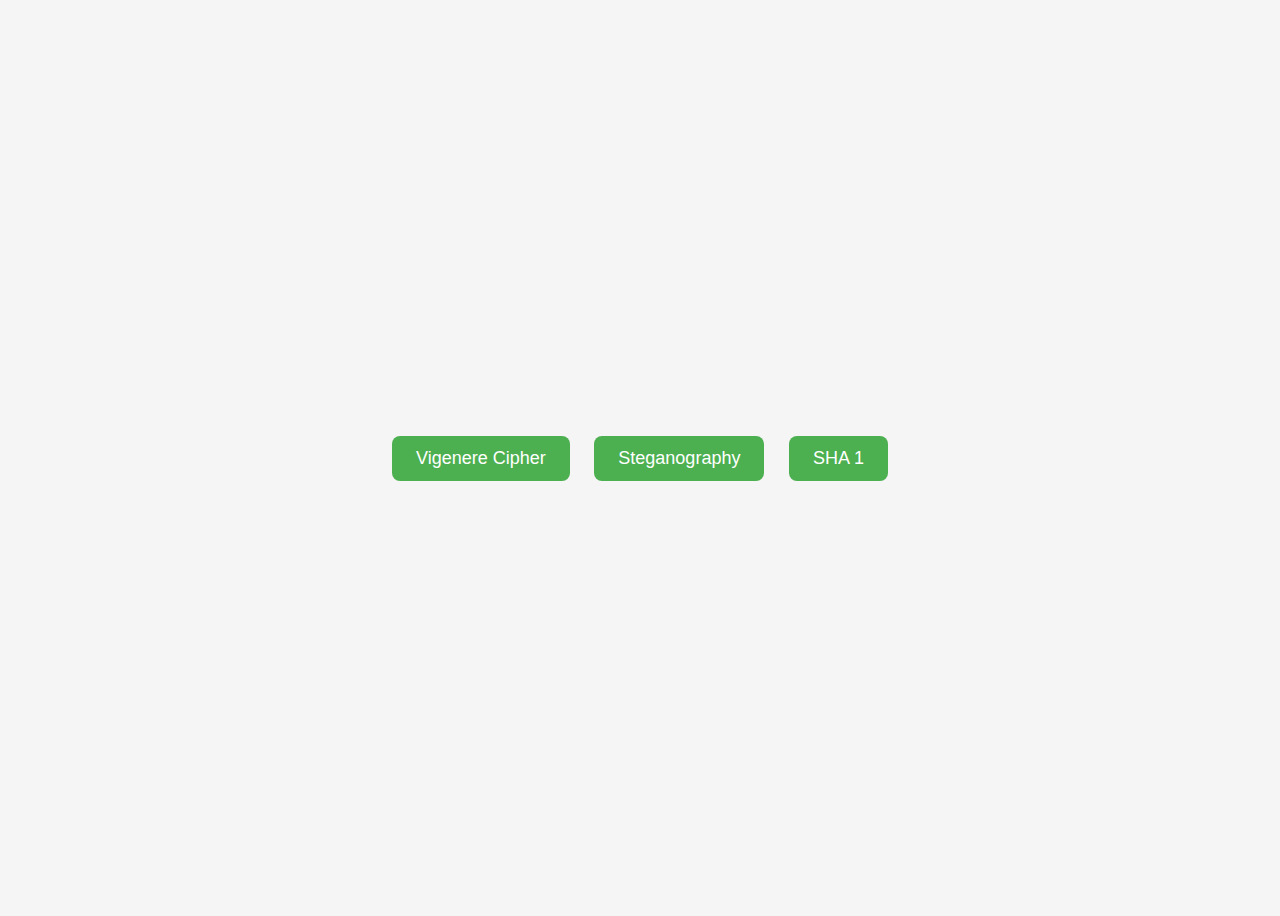
<file: index.html>
<!DOCTYPE html>
<html lang="en">
<head>
  <meta charset="UTF-8">
  <title>CNS Assignment</title>
  <style>
    body {
      font-family: Arial, sans-serif;
      display: flex;
      justify-content: center;
      align-items: center;
      height: 100vh;
      background: #f5f5f5;
    }
    .container {
      text-align: center;
    }
    button {
      margin: 10px;
      padding: 12px 24px;
      font-size: 18px;
      border: none;
      border-radius: 8px;
      cursor: pointer;
      background: #4CAF50;
      color: white;
      transition: background 0.3s;
    }
    button:hover {
      background: #45a049;
    }
  </style>
</head>
<body>
  <div class="container">
    <button onclick="openPage('vigenere-cipher/index.html')"> Vigenere Cipher </button>
    <button onclick="openPage('steganography/index.html')">Steganography</button>
    <button onclick="openPage('secure-hash-algo-SHA-1/index.html')">SHA 1</button>
  </div>

  <script>
    function openPage(path) {
      // Open in same tab
      window.location.href = path;

      // If you prefer opening in a new tab, use:
      // window.open(path, "_blank");
    }
  </script>
</body>
</html>
</file>
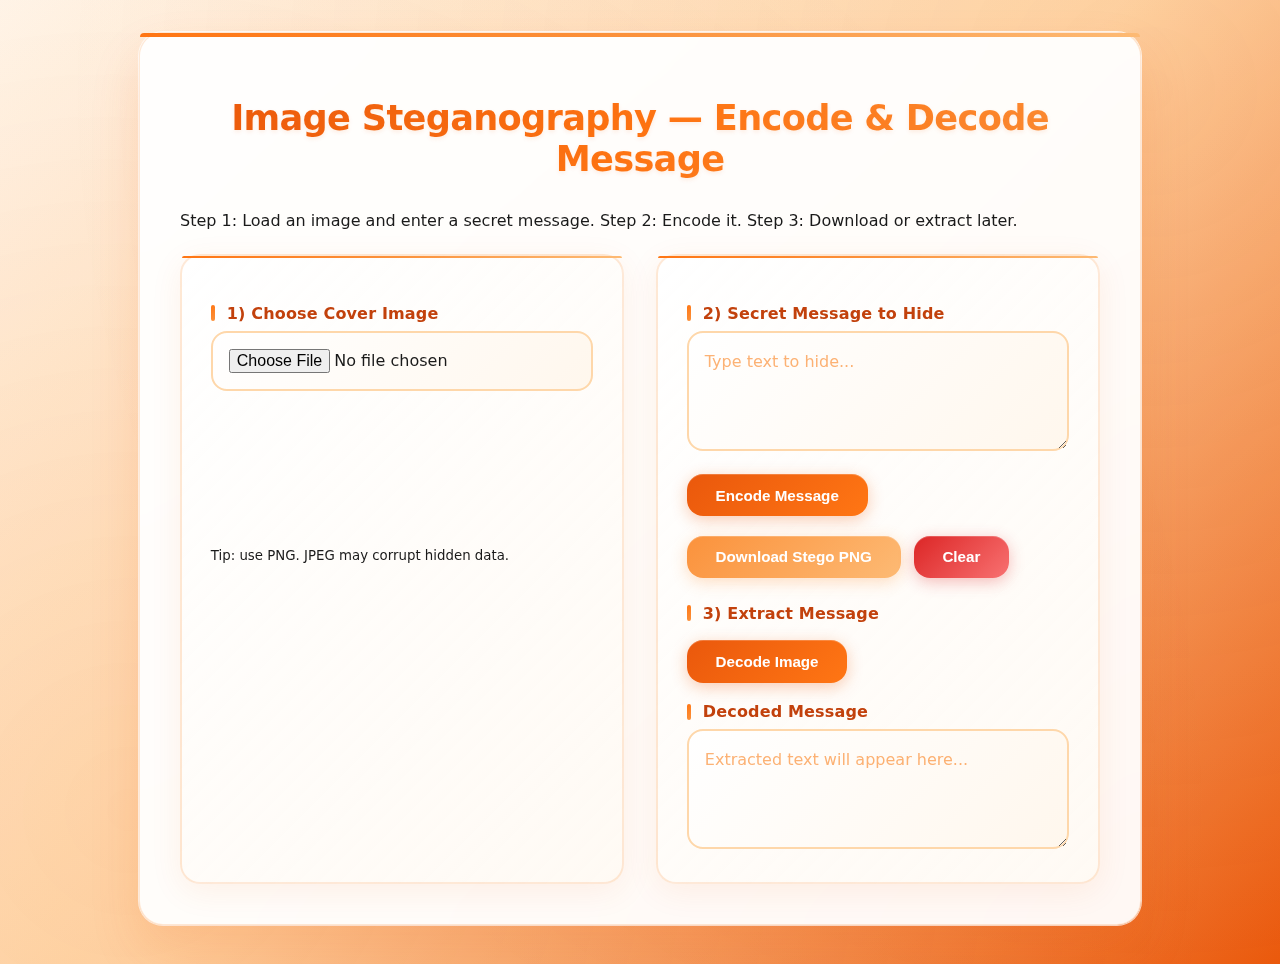
<file: steganography/index.html>
<!doctype html>
<html lang="en">
<head>
  <meta charset="utf-8" />
  <meta name="viewport" content="width=device-width,initial-scale=1" />
  <title>Image Steganography (LSB)</title>
  <link rel="stylesheet" href="style.css">
</head>
<body>
  <main>
    <h1>Image Steganography — Encode & Decode Message</h1>
    <p class="meta">Step 1: Load an image and enter a secret message. Step 2: Encode it. Step 3: Download or extract later.</p>

    <div class="row">
      <!-- Encode Section -->
      <div class="col">
        <label>1) Choose Cover Image</label>
        <input id="imgInput" type="file" accept="image/*">
        <canvas id="canvas"></canvas>
        <div id="capacity" class="meta"></div>
        <small class="note">Tip: use PNG. JPEG may corrupt hidden data.</small>
      </div>

      <!-- Message Section -->
      <div class="col">
        <label for="message">2) Secret Message to Hide</label>
        <textarea id="message" placeholder="Type text to hide..."></textarea>

        <div style="margin-top:0.6rem;">
          <button id="embedBtn">Encode Message</button>
          <button id="downloadBtn" class="secondary">Download Stego PNG</button>
          <button id="clearBtn" class="warn">Clear</button>
        </div>

        <label style="margin-top:1rem">3) Extract Message</label>
        <div>
          <button id="extractBtn">Decode Image</button>
        </div>

        <label style="margin-top:0.6rem">Decoded Message</label>
        <textarea id="extracted" readonly placeholder="Extracted text will appear here..."></textarea>
      </div>
    </div>
  </main>

  <script>
    // === Elements ===
    const imgInput = document.getElementById('imgInput');
    const canvas = document.getElementById('canvas');
    const ctx = canvas.getContext('2d', { willReadFrequently: true });
    const capacityDiv = document.getElementById('capacity');
    const messageBox = document.getElementById('message');
    const embedBtn = document.getElementById('embedBtn');
    const downloadBtn = document.getElementById('downloadBtn');
    const extractBtn = document.getElementById('extractBtn');
    const extractedBox = document.getElementById('extracted');
    const clearBtn = document.getElementById('clearBtn');
    let stegoBlobUrl = null;

    // === Helpers ===
    function updateCapacity(w, h) {
      const capacityBytes = Math.floor((w * h * 3) / 8);
      capacityDiv.textContent = `Image: ${w}×${h} — Capacity ≈ ${capacityBytes} bytes`;
    }
    function stringToBytes(str) { return new TextEncoder().encode(str); }
    function bytesToString(bytes) { return new TextDecoder().decode(bytes); }

    // === Load Image ===
    imgInput.addEventListener('change', e => {
      const file = e.target.files[0];
      if (!file) return;
      const img = new Image();
      img.onload = () => {
        canvas.width = img.naturalWidth;
        canvas.height = img.naturalHeight;
        ctx.drawImage(img, 0, 0);
        updateCapacity(canvas.width, canvas.height);
        if (stegoBlobUrl) { URL.revokeObjectURL(stegoBlobUrl); stegoBlobUrl = null; }
      };
      img.src = URL.createObjectURL(file);
    });

    // === Embed Function ===
    function embedBytes(imageData, messageBytes) {
      const pixels = imageData.data;
      const totalBits = (messageBytes.length * 8) + 32;
      const capacityBits = Math.floor(pixels.length / 4) * 3;
      if (totalBits > capacityBits) throw new Error('Message too large for this image.');

      // Message length (32 bits, big-endian)
      const len = messageBytes.length;
      const header = new Uint8Array([ (len>>>24)&255, (len>>>16)&255, (len>>>8)&255, len&255 ]);
      const payload = new Uint8Array(header.length + messageBytes.length);
      payload.set(header, 0); payload.set(messageBytes, 4);

      let bitIndex = 0;
      for (let pix = 0; pix < pixels.length; pix += 4) {
        for (let ch = 0; ch < 3; ch++) {
          const byteIndex = Math.floor(bitIndex / 8);
          const bitPos = 7 - (bitIndex % 8);
          if (byteIndex >= payload.length) return;
          const bit = (payload[byteIndex] >> bitPos) & 1;
          pixels[pix + ch] = (pixels[pix + ch] & 0xFE) | bit;
          bitIndex++;
        }
      }
    }

    // === Extract Function ===
    function extractBytes(imageData) {
      const pixels = imageData.data;
      let bits = [];

      // Read length (32 bits)
      for (let pix = 0; pix < pixels.length; pix += 4) {
        for (let ch = 0; ch < 3; ch++) {
          bits.push(pixels[pix + ch] & 1);
          if (bits.length === 32) break;
        }
        if (bits.length === 32) break;
      }
      let len = 0;
      bits.forEach(b => { len = (len << 1) | b; });

      const totalBits = len * 8;
      const dataBits = [];
      let consumed = 0;
      for (let pix = 0; pix < pixels.length; pix += 4) {
        for (let ch = 0; ch < 3; ch++) {
          if (consumed < 32) { consumed++; continue; }
          if (dataBits.length >= totalBits) break;
          dataBits.push(pixels[pix + ch] & 1);
        }
        if (dataBits.length >= totalBits) break;
      }

      const bytes = new Uint8Array(len);
      for (let i = 0; i < len; i++) {
        let b = 0;
        for (let bit = 0; bit < 8; bit++) {
          b = (b << 1) | dataBits[i*8 + bit];
        }
        bytes[i] = b;
      }
      return bytes;
    }

    // === Encode Button ===
    embedBtn.addEventListener('click', () => {
      if (!canvas.width) return alert('Load an image first.');
      const text = messageBox.value.trim();
      if (!text) return alert('Enter a message.');
      try {
        const imgData = ctx.getImageData(0, 0, canvas.width, canvas.height);
        embedBytes(imgData, stringToBytes(text));
        ctx.putImageData(imgData, 0, 0);
        extractedBox.value = text;
        alert('Message encoded successfully!');
      } catch (err) { alert('Error: ' + err.message); }
    });

    // === Download Button ===
    downloadBtn.addEventListener('click', () => {
      if (!canvas.width) return alert('No stego image available.');
      canvas.toBlob(blob => {
        const a = document.createElement('a');
        a.href = URL.createObjectURL(blob);
        a.download = 'stego.png';
        a.click();
      }, 'image/png');
    });

    // === Decode Button ===
    extractBtn.addEventListener('click', () => {
      if (!canvas.width) return alert('Load a stego image first.');
      try {
        const imgData = ctx.getImageData(0, 0, canvas.width, canvas.height);
        const bytes = extractBytes(imgData);
        extractedBox.value = bytesToString(bytes);
        alert('Message decoded!');
      } catch (err) { alert('Error: ' + err.message); }
    });

    // === Clear Button ===
    clearBtn.addEventListener('click', () => {
      ctx.clearRect(0, 0, canvas.width, canvas.height);
      canvas.width = 0; canvas.height = 0;
      imgInput.value = ''; messageBox.value = ''; extractedBox.value = '';
      capacityDiv.textContent = '';
    });
  </script>
</body>
</html>
</file>
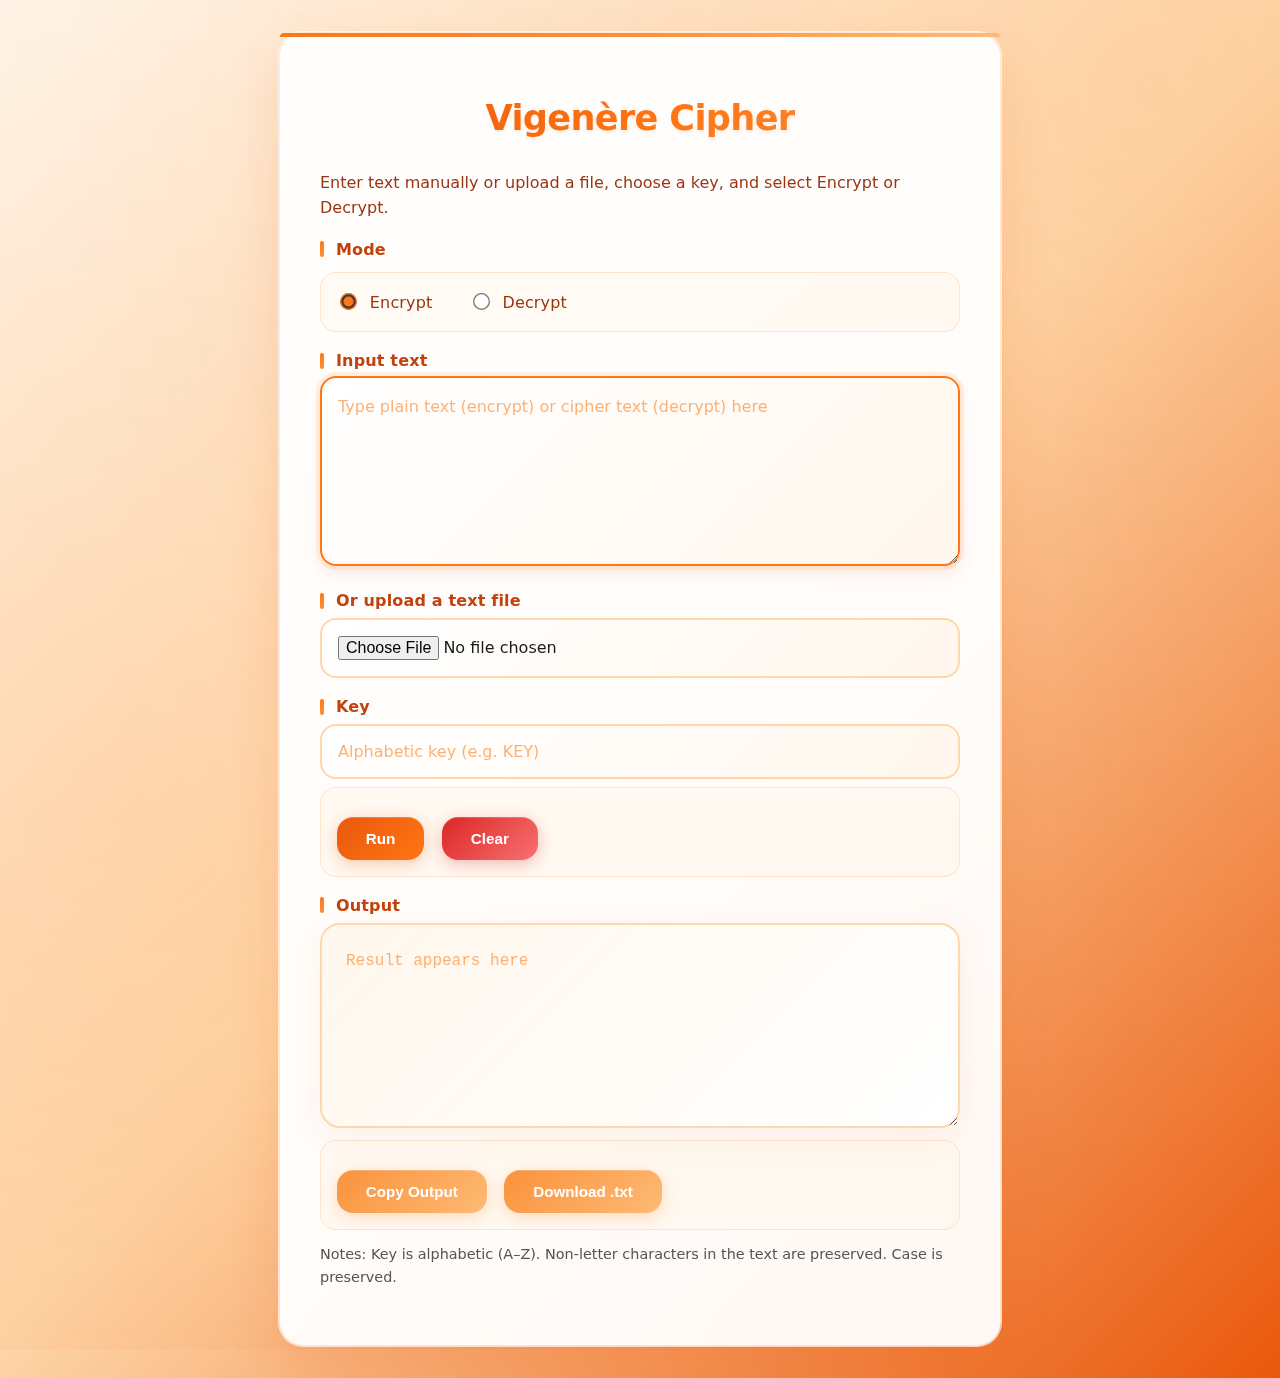
<file: vigenere-cipher/index.html>
<!doctype html>
<html lang="en">
<head>
  <meta charset="utf-8" />
  <meta name="viewport" content="width=device-width,initial-scale=1" />
  <title>Vigenère Cipher — HTML version</title>
  <link rel="stylesheet" href="style.css">
</head>
<body>
  <main id="app" aria-labelledby="title">
    <h1 id="title">Vigenère Cipher</h1>

    <form id="vigenereForm" onsubmit="return false;" aria-describedby="desc">
      <p id="desc">Enter text manually or upload a file, choose a key, and select Encrypt or Decrypt.</p>

      <label for="mode">Mode</label>
      <div>
        <label><input type="radio" name="mode" value="encrypt" id="modeEncrypt" checked> Encrypt</label>
        <label><input type="radio" name="mode" value="decrypt" id="modeDecrypt"> Decrypt</label>
      </div>

      <label for="inputText">Input text</label>
      <textarea id="inputText" rows="6" placeholder="Type plain text (encrypt) or cipher text (decrypt) here"></textarea>

      <!-- File upload -->
      <label for="fileInput">Or upload a text file</label>
      <input id="fileInput" type="file" accept=".txt" />

      <label for="keyInput">Key</label>
      <input id="keyInput" type="text" inputmode="latin" placeholder="Alphabetic key (e.g. KEY)" />

      <div style="margin-top:0.5rem;">
        <button id="runBtn" type="button">Run</button>
        <button id="clearBtn" type="button">Clear</button>
      </div>

      <label for="outputText">Output</label>
      <textarea id="outputText" rows="6" readonly placeholder="Result appears here"></textarea>

      <div style="margin-top:0.5rem;">
        <button id="copyBtn" type="button">Copy Output</button>
        <button id="downloadBtn" type="button">Download .txt</button>
      </div>

      <p style="font-size:.9rem; color:#555; margin-top:.6rem;">
        Notes: Key is alphabetic (A–Z). Non-letter characters in the text are preserved. Case is preserved.
      </p>
    </form>
  </main>

  <script>
    // Utility: convert key to shifts
    function keyToShifts(key) {
      const shifts = [];
      for (let i = 0; i < key.length; i++) {
        const ch = key[i];
        if (/[A-Za-z]/.test(ch)) {
          shifts.push(ch.toUpperCase().charCodeAt(0) - 65);
        }
      }
      return shifts;
    }

    // Shift single letter
    function shiftLetter(letter, shift, mode) {
      const isUpper = letter === letter.toUpperCase();
      const baseCode = isUpper ? 65 : 97;
      const code = letter.charCodeAt(0) - baseCode;
      if (mode === 'encrypt') {
        return String.fromCharCode(((code + shift) % 26) + baseCode);
      } else {
        return String.fromCharCode(((code - shift + 26) % 26) + baseCode);
      }
    }

    // Main Vigenere function
    function vigenereTransform(text, key, mode) {
      if (!key || key.length === 0) return '';
      const shifts = keyToShifts(key);
      if (shifts.length === 0) return '';

      let out = '';
      let keyIndex = 0;
      for (let i = 0; i < text.length; i++) {
        const ch = text[i];
        if (/[A-Za-z]/.test(ch)) {
          const shift = shifts[keyIndex % shifts.length];
          out += shiftLetter(ch, shift, mode);
          keyIndex++;
        } else {
          out += ch;
        }
      }
      return out;
    }

    // DOM handling
    const inputText = document.getElementById('inputText');
    const keyInput = document.getElementById('keyInput');
    const outputText = document.getElementById('outputText');
    const runBtn = document.getElementById('runBtn');
    const clearBtn = document.getElementById('clearBtn');
    const copyBtn = document.getElementById('copyBtn');
    const downloadBtn = document.getElementById('downloadBtn');
    const fileInput = document.getElementById('fileInput');

    function getMode() {
      return document.querySelector('input[name="mode"]:checked').value;
    }

    runBtn.addEventListener('click', () => {
      const text = inputText.value;
      const key = keyInput.value;
      const mode = getMode();

      if (!text) {
        outputText.value = '';
        alert('Please enter some input text.');
        return;
      }
      if (!/.*[A-Za-z].*/.test(key)) {
        outputText.value = '';
        alert('Please enter a key containing at least one alphabetic character (A-Z).');
        return;
      }

      const result = vigenereTransform(text, key, mode);
      outputText.value = result;
    });

    clearBtn.addEventListener('click', () => {
      inputText.value = '';
      keyInput.value = '';
      outputText.value = '';
      fileInput.value = '';
      document.getElementById('modeEncrypt').checked = true;
      inputText.focus();
    });

    copyBtn.addEventListener('click', async () => {
      const val = outputText.value;
      if (!val) { alert('Nothing to copy.'); return; }
      try {
        await navigator.clipboard.writeText(val);
        alert('Output copied to clipboard.');
      } catch (e) {
        outputText.select();
        document.execCommand('copy');
        alert('Output copied (fallback).');
      }
    });

    downloadBtn.addEventListener('click', () => {
      const val = outputText.value;
      if (!val) { alert('Nothing to download.'); return; }
      const blob = new Blob([val], { type: 'text/plain;charset=utf-8' });
      const url = URL.createObjectURL(blob);
      const a = document.createElement('a');
      a.href = url;
      a.download = (getMode() === 'encrypt' ? 'vigenere_encrypted.txt' : 'vigenere_decrypted.txt');
      document.body.appendChild(a);
      a.click();
      a.remove();
      URL.revokeObjectURL(url);
    });

    // File upload → load into textarea
    fileInput.addEventListener('change', () => {
      const file = fileInput.files[0];
      if (!file) return;

      const reader = new FileReader();
      reader.onload = (e) => {
        inputText.value = e.target.result;
      };
      reader.readAsText(file);
    });

    // Allow Ctrl+Enter to run
    inputText.addEventListener('keydown', (e) => {
      if (e.ctrlKey && e.key === 'Enter') runBtn.click();
    });

    window.addEventListener('load', () => {
      inputText.focus();
    });
  </script>
</body>
</html>
</file>
<file: steganography/style.css>
/* Base styling */
body {
  font-family: 'Inter', system-ui, -apple-system, BlinkMacSystemFont, Arial, sans-serif;
  background: linear-gradient(135deg, #fff7ed 0%, #fed7aa 50%, #ea580c 100%);
  min-height: 100vh;
  color: #1a1a1a;
  margin: 0;
  padding: 2rem;
  position: relative;
  overflow-x: hidden;
}

/* Animated background elements */
body::before {
  content: '';
  position: fixed;
  top: -50%;
  right: -50%;
  width: 200%;
  height: 200%;
  background: radial-gradient(circle at 30% 70%, rgba(255, 118, 20, 0.1) 0%, transparent 50%),
              radial-gradient(circle at 70% 30%, rgba(251, 146, 60, 0.1) 0%, transparent 50%);
  animation: float 20s ease-in-out infinite;
  z-index: -1;
}

@keyframes float {
  0%, 100% { transform: rotate(0deg) translateY(0px); }
  50% { transform: rotate(5deg) translateY(-20px); }
}

main {
  max-width: 920px;
  margin: auto;
  background: rgba(255, 255, 255, 0.95);
  backdrop-filter: blur(20px);
  padding: 2.5rem;
  border-radius: 24px;
  box-shadow: 
    0 25px 50px rgba(234, 88, 12, 0.15),
    0 0 0 1px rgba(255, 255, 255, 0.8);
  border: 1px solid rgba(251, 146, 60, 0.2);
  position: relative;
  transition: all 0.3s ease;
}

main::before {
  content: '';
  position: absolute;
  top: 0;
  left: 0;
  right: 0;
  height: 4px;
  background: linear-gradient(90deg, #ff7614, #fb923c, #fdba74, #fb923c, #ff7614);
  background-size: 200% 100%;
  border-radius: 24px 24px 0 0;
  animation: shimmer 3s ease-in-out infinite;
}

@keyframes shimmer {
  0%, 100% { background-position: 0% 50%; }
  50% { background-position: 100% 50%; }
}

main:hover {
  box-shadow: 
    0 25px 50px rgba(234, 88, 12, 0.2),
    0 0 0 1px rgba(255, 255, 255, 0.9),
    0 0 60px rgba(255, 118, 20, 0.1);
}

h1 {
  text-align: center;
  background: linear-gradient(135deg, #ea580c, #ff7614, #fb923c);
  -webkit-background-clip: text;
  -webkit-text-fill-color: transparent;
  background-clip: text;
  margin-bottom: 2rem;
  font-size: 2.2rem;
  font-weight: 800;
  letter-spacing: -0.02em;
  text-shadow: 0 2px 4px rgba(234, 88, 12, 0.1);
  position: relative;
}

.row {
  display: flex;
  flex-wrap: wrap;
  gap: 2rem;
  margin-top: 1.5rem;
}

.col {
  flex: 1 1 350px;
  min-width: 320px;
  background: linear-gradient(135deg, rgba(255, 255, 255, 0.8) 0%, rgba(255, 247, 237, 0.6) 100%);
  padding: 1.8rem;
  border-radius: 20px;
  backdrop-filter: blur(10px);
  border: 2px solid rgba(251, 146, 60, 0.2);
  box-shadow: 
    0 8px 32px rgba(234, 88, 12, 0.08),
    inset 0 1px 0 rgba(255, 255, 255, 0.6);
  transition: all 0.3s cubic-bezier(0.4, 0, 0.2, 1);
  position: relative;
}

.col::before {
  content: '';
  position: absolute;
  top: 0;
  left: 0;
  right: 0;
  height: 2px;
  background: linear-gradient(90deg, #ff7614, #fb923c, #fdba74);
  border-radius: 20px 20px 0 0;
}

.col:hover {
  transform: translateY(-4px);
  box-shadow: 
    0 16px 40px rgba(234, 88, 12, 0.15),
    inset 0 1px 0 rgba(255, 255, 255, 0.8);
  border-color: rgba(255, 118, 20, 0.3);
}

/* Input styling */
label {
  display: block;
  margin: 1.2rem 0 0.5rem;
  font-weight: 600;
  color: #c2410c;
  font-size: 1rem;
  letter-spacing: 0.01em;
  position: relative;
  padding-left: 1rem;
}

label::before {
  content: '';
  position: absolute;
  left: 0;
  top: 50%;
  transform: translateY(-50%);
  width: 4px;
  height: 16px;
  background: linear-gradient(135deg, #ff7614, #fb923c);
  border-radius: 2px;
}

input[type="file"],
textarea {
  width: 100%;
  padding: 1rem;
  font-size: 1rem;
  border: 2px solid #fed7aa;
  border-radius: 16px;
  background: linear-gradient(135deg, #ffffff 0%, #fff7ed 100%);
  box-sizing: border-box;
  resize: vertical;
  transition: all 0.3s cubic-bezier(0.4, 0, 0.2, 1);
  font-family: inherit;
  color: #1a1a1a;
  position: relative;
}

textarea {
  min-height: 120px;
  line-height: 1.6;
}

textarea::placeholder {
  color: #fb923c;
  opacity: 0.7;
}

textarea:focus,
input[type="file"]:focus {
  border-color: #ff7614;
  outline: none;
  background: linear-gradient(135deg, #ffffff 0%, #fff7ed 100%);
  box-shadow: 
    0 0 0 4px rgba(255, 118, 20, 0.1),
    0 8px 16px rgba(234, 88, 12, 0.1);
  transform: translateY(-2px);
}

input[type="file"] {
  cursor: pointer;
  position: relative;
}

input[type="file"]:hover {
  border-color: #ff7614;
  background: linear-gradient(135deg, #fff7ed 0%, #ffedd5 100%);
}

/* Button styling */
button {
  display: inline-block;
  background: linear-gradient(135deg, #ea580c 0%, #ff7614 100%);
  color: white;
  padding: 0.8rem 1.8rem;
  font-size: 0.95rem;
  font-weight: 600;
  border: none;
  border-radius: 16px;
  cursor: pointer;
  margin: 0.6rem 0.5rem 0.6rem 0;
  transition: all 0.3s cubic-bezier(0.4, 0, 0.2, 1);
  box-shadow: 
    0 4px 16px rgba(234, 88, 12, 0.3),
    inset 0 1px 0 rgba(255, 255, 255, 0.2);
  position: relative;
  overflow: hidden;
}

button::before {
  content: '';
  position: absolute;
  top: 0;
  left: -100%;
  width: 100%;
  height: 100%;
  background: linear-gradient(90deg, transparent, rgba(255, 255, 255, 0.2), transparent);
  transition: left 0.5s;
}

button:hover::before {
  left: 100%;
}

button:hover { 
  background: linear-gradient(135d, #dc2626 0%, #ea580c 100%);
  transform: translateY(-3px);
  box-shadow: 
    0 8px 25px rgba(234, 88, 12, 0.4),
    inset 0 1px 0 rgba(255, 255, 255, 0.3);
}

button:active { 
  background: linear-gradient(135deg, #b91c1c 0%, #dc2626 100%);
  transform: translateY(-1px);
  transition: transform 0.1s;
}

button.secondary { 
  background: linear-gradient(135deg, #fb923c 0%, #fdba74 100%);
  box-shadow: 
    0 4px 16px rgba(251, 146, 60, 0.3),
    inset 0 1px 0 rgba(255, 255, 255, 0.2);
}

button.secondary:hover { 
  background: linear-gradient(135deg, #f97316 0%, #fb923c 100%);
  box-shadow: 
    0 8px 25px rgba(251, 146, 60, 0.4),
    inset 0 1px 0 rgba(255, 255, 255, 0.3);
}

button.warn { 
  background: linear-gradient(135deg, #dc2626 0%, #f87171 100%);
  box-shadow: 
    0 4px 16px rgba(220, 38, 38, 0.3),
    inset 0 1px 0 rgba(255, 255, 255, 0.2);
}

button.warn:hover { 
  background: linear-gradient(135deg, #b91c1c 0%, #dc2626 100%);
  box-shadow: 
    0 8px 25px rgba(185, 28, 28, 0.4),
    inset 0 1px 0 rgba(255, 255, 255, 0.3);
}

/* Enhanced visual effects */
@keyframes fadeInUp {
  from {
    opacity: 0;
    transform: translateY(20px);
  }
  to {
    opacity: 1;
    transform: translateY(0);
  }
}

.col {
  animation: fadeInUp 0.6s ease-out;
}

.col:nth-child(2) {
  animation-delay: 0.1s;
}

.col:nth-child(3) {
  animation-delay: 0.2s;
}

/* Selection styling */
::selection {
  background: rgba(255, 118, 20, 0.2);
  color: #ea580c;
}

/* Custom scrollbar */
::-webkit-scrollbar {
  width: 12px;
}

::-webkit-scrollbar-track {
  background: rgba(255, 247, 237, 0.8);
  border-radius: 6px;
}

::-webkit-scrollbar-thumb {
  background: linear-gradient(135deg, #ff7614, #fb923c);
  border-radius: 6px;
  border: 2px solid rgba(255, 247, 237, 0.8);
}

::-webkit-scrollbar-thumb:hover {
  background: linear-gradient(135deg, #ea580c, #ff7614);
  box-shadow: 0 2px 8px rgba(234, 88, 12, 0.3);
}

/* Focus indicators for accessibility */
*:focus-visible {
  outline: 2px solid #ff7614;
  outline-offset: 2px;
}

/* Responsive design */
@media (max-width: 768px) {
  body {
    padding: 1rem;
  }
  
  main {
    padding: 1.5rem;
    border-radius: 16px;
  }
  
  .row {
    gap: 1rem;
  }
  
  .col {
    min-width: 280px;
    padding: 1.2rem;
  }
  
  button {
    width: 100%;
    margin: 0.3rem 0;
  }
}
</file>
<file: vigenere-cipher/style.css>
/* General layout */
body {
  font-family: 'Inter', system-ui, -apple-system, BlinkMacSystemFont, Arial, sans-serif;
  background: linear-gradient(135deg, #fff7ed 0%, #fed7aa 50%, #ea580c 100%);
  min-height: 100vh;
  color: #1a1a1a;
  margin: 0;
  padding: 2rem;
  position: relative;
  overflow-x: hidden;
}

/* Animated background elements */
body::before {
  content: '';
  position: fixed;
  top: -50%;
  right: -50%;
  width: 200%;
  height: 200%;
  background: radial-gradient(circle at 30% 70%, rgba(255, 118, 20, 0.1) 0%, transparent 50%),
              radial-gradient(circle at 70% 30%, rgba(251, 146, 60, 0.1) 0%, transparent 50%);
  animation: float 20s ease-in-out infinite;
  z-index: -1;
}

@keyframes float {
  0%, 100% { transform: rotate(0deg) translateY(0px); }
  50% { transform: rotate(5deg) translateY(-20px); }
}

main#app {
  max-width: 640px;
  margin: auto;
  background: rgba(255, 255, 255, 0.95);
  backdrop-filter: blur(20px);
  padding: 2.5rem;
  border-radius: 24px;
  box-shadow: 
    0 25px 50px rgba(234, 88, 12, 0.15),
    0 0 0 1px rgba(255, 255, 255, 0.8);
  border: 1px solid rgba(251, 146, 60, 0.2);
  position: relative;
  transition: all 0.3s ease;
}

main#app::before {
  content: '';
  position: absolute;
  top: 0;
  left: 0;
  right: 0;
  height: 4px;
  background: linear-gradient(90deg, #ff7614, #fb923c, #fdba74, #fb923c, #ff7614);
  background-size: 200% 100%;
  border-radius: 24px 24px 0 0;
  animation: shimmer 3s ease-in-out infinite;
}

@keyframes shimmer {
  0%, 100% { background-position: 0% 50%; }
  50% { background-position: 100% 50%; }
}

main#app:hover {
  box-shadow: 
    0 25px 50px rgba(234, 88, 12, 0.2),
    0 0 0 1px rgba(255, 255, 255, 0.9),
    0 0 60px rgba(255, 118, 20, 0.1);
}

/* Headings */
h1 {
  text-align: center;
  margin-bottom: 2rem;
  background: linear-gradient(135deg, #ea580c, #ff7614, #fb923c);
  -webkit-background-clip: text;
  -webkit-text-fill-color: transparent;
  background-clip: text;
  font-size: 2.2rem;
  font-weight: 800;
  letter-spacing: -0.02em;
  text-shadow: 0 2px 4px rgba(234, 88, 12, 0.1);
}

/* Labels and inputs */
label {
  display: block;
  margin: 1.2rem 0 0.5rem;
  font-weight: 600;
  color: #c2410c;
  font-size: 1rem;
  letter-spacing: 0.01em;
  position: relative;
  padding-left: 1rem;
}

label::before {
  content: '';
  position: absolute;
  left: 0;
  top: 50%;
  transform: translateY(-50%);
  width: 4px;
  height: 16px;
  background: linear-gradient(135deg, #ff7614, #fb923c);
  border-radius: 2px;
}

textarea,
input[type="text"],
input[type="file"] {
  width: 100%;
  padding: 1rem;
  font-size: 1rem;
  border: 2px solid #fed7aa;
  border-radius: 16px;
  resize: vertical;
  box-sizing: border-box;
  background: linear-gradient(135deg, #ffffff 0%, #fff7ed 100%);
  transition: all 0.3s cubic-bezier(0.4, 0, 0.2, 1);
  font-family: inherit;
  color: #1a1a1a;
}

textarea {
  min-height: 120px;
  line-height: 1.6;
}

textarea::placeholder,
input[type="text"]::placeholder {
  color: #fb923c;
  opacity: 0.7;
}

textarea:focus,
input[type="text"]:focus,
input[type="file"]:focus {
  border-color: #ff7614;
  outline: none;
  background: linear-gradient(135deg, #ffffff 0%, #fff7ed 100%);
  box-shadow: 
    0 0 0 4px rgba(255, 118, 20, 0.1),
    0 8px 16px rgba(234, 88, 12, 0.1);
  transform: translateY(-2px);
}

input[type="file"] {
  cursor: pointer;
}

input[type="file"]:hover {
  border-color: #ff7614;
  background: linear-gradient(135deg, #fff7ed 0%, #ffedd5 100%);
}

/* Radio buttons */
input[type="radio"] {
  margin-right: 0.5rem;
  accent-color: #ff7614;
  transform: scale(1.2);
}

div > label {
  margin-right: 1.5rem;
  font-weight: 500;
  color: #9a3412;
  padding-left: 0;
  display: inline-block;
  margin-top: 0.5rem;
  margin-bottom: 0.5rem;
}

div > label::before {
  display: none;
}

/* Buttons */
button {
  background: linear-gradient(135deg, #ea580c 0%, #ff7614 100%);
  color: white;
  padding: 0.8rem 1.8rem;
  font-size: 0.95rem;
  font-weight: 600;
  border: none;
  border-radius: 16px;
  cursor: pointer;
  margin-right: 0.8rem;
  margin-top: 0.8rem;
  transition: all 0.3s cubic-bezier(0.4, 0, 0.2, 1);
  box-shadow: 
    0 4px 16px rgba(234, 88, 12, 0.3),
    inset 0 1px 0 rgba(255, 255, 255, 0.2);
  position: relative;
  overflow: hidden;
}

button::before {
  content: '';
  position: absolute;
  top: 0;
  left: -100%;
  width: 100%;
  height: 100%;
  background: linear-gradient(90deg, transparent, rgba(255, 255, 255, 0.2), transparent);
  transition: left 0.5s;
}

button:hover::before {
  left: 100%;
}

button:hover {
  background: linear-gradient(135deg, #dc2626 0%, #ea580c 100%);
  transform: translateY(-3px);
  box-shadow: 
    0 8px 25px rgba(234, 88, 12, 0.4),
    inset 0 1px 0 rgba(255, 255, 255, 0.3);
}

button:active {
  background: linear-gradient(135deg, #b91c1c 0%, #dc2626 100%);
  transform: translateY(-1px);
  transition: transform 0.1s;
}

/* Secondary buttons */
#clearBtn {
  background: linear-gradient(135deg, #dc2626 0%, #f87171 100%);
  box-shadow: 
    0 4px 16px rgba(220, 38, 38, 0.3),
    inset 0 1px 0 rgba(255, 255, 255, 0.2);
}

#clearBtn:hover {
  background: linear-gradient(135deg, #b91c1c 0%, #dc2626 100%);
  box-shadow: 
    0 8px 25px rgba(185, 28, 28, 0.4),
    inset 0 1px 0 rgba(255, 255, 255, 0.3);
}

#copyBtn,
#downloadBtn {
  background: linear-gradient(135deg, #fb923c 0%, #fdba74 100%);
  box-shadow: 
    0 4px 16px rgba(251, 146, 60, 0.3),
    inset 0 1px 0 rgba(255, 255, 255, 0.2);
}

#copyBtn:hover,
#downloadBtn:hover {
  background: linear-gradient(135deg, #f97316 0%, #fb923c 100%);
  box-shadow: 
    0 8px 25px rgba(251, 146, 60, 0.4),
    inset 0 1px 0 rgba(255, 255, 255, 0.3);
}

/* Output area */
#outputText {
  background: linear-gradient(135deg, #fff7ed 0%, rgba(255, 255, 255, 0.9) 100%);
  font-family: "SF Mono", "Monaco", "Inconsolata", "Roboto Mono", "Courier New", monospace;
  border: 2px solid #fed7aa;
  border-radius: 20px;
  padding: 1.5rem;
  backdrop-filter: blur(10px);
  box-shadow: 
    0 8px 32px rgba(234, 88, 12, 0.08),
    inset 0 1px 0 rgba(255, 255, 255, 0.6);
  transition: all 0.3s ease;
  position: relative;
}

#outputText::before {
  content: '';
  position: absolute;
  top: 0;
  left: 0;
  right: 0;
  height: 2px;
  background: linear-gradient(90deg, #ff7614, #fb923c, #fdba74);
  border-radius: 20px 20px 0 0;
}

#outputText:hover {
  transform: translateY(-2px);
  box-shadow: 
    0 12px 40px rgba(234, 88, 12, 0.12),
    inset 0 1px 0 rgba(255, 255, 255, 0.7);
}

/* Small notes */
p {
  line-height: 1.6;
  color: #9a3412;
  margin: 1rem 0;
}

/* Enhanced visual effects */
@keyframes fadeInUp {
  from {
    opacity: 0;
    transform: translateY(20px);
  }
  to {
    opacity: 1;
    transform: translateY(0);
  }
}

main#app {
  animation: fadeInUp 0.6s ease-out;
}

/* Selection styling */
::selection {
  background: rgba(255, 118, 20, 0.2);
  color: #ea580c;
}

/* Custom scrollbar */
::-webkit-scrollbar {
  width: 12px;
}

::-webkit-scrollbar-track {
  background: rgba(255, 247, 237, 0.8);
  border-radius: 6px;
}

::-webkit-scrollbar-thumb {
  background: linear-gradient(135deg, #ff7614, #fb923c);
  border-radius: 6px;
  border: 2px solid rgba(255, 247, 237, 0.8);
}

::-webkit-scrollbar-thumb:hover {
  background: linear-gradient(135deg, #ea580c, #ff7614);
  box-shadow: 0 2px 8px rgba(234, 88, 12, 0.3);
}

/* Focus indicators for accessibility */
*:focus-visible {
  outline: 2px solid #ff7614;
  outline-offset: 2px;
}

/* Radio button container styling */
div {
  margin: 0.8rem 0;
  padding: 1rem;
  background: rgba(255, 247, 237, 0.6);
  border-radius: 16px;
  border: 1px solid rgba(251, 146, 60, 0.2);
}

/* Radio button labels */
div > label {
  display: inline-block;
  margin-right: 2rem;
  margin-top: 0.2rem;
  margin-bottom: 0.2rem;
  font-weight: 500;
  color: #9a3412;
  cursor: pointer;
  transition: color 0.3s ease;
  position: relative;
  padding-left: 0;
}

div > label::before {
  display: none;
}

div > label:hover {
  color: #ea580c;
}

/* Enhanced radio buttons */
input[type="radio"] {
  margin-right: 0.6rem;
  accent-color: #ff7614;
  transform: scale(1.3);
  cursor: pointer;
}

/* Responsive design */
@media (max-width: 768px) {
  body {
    padding: 1rem;
  }
  
  main#app {
    padding: 1.8rem;
    border-radius: 16px;
  }
  
  h1 {
    font-size: 1.8rem;
  }
  
  button {
    width: 100%;
    margin: 0.4rem 0;
  }
  
  div > label {
    display: block;
    margin: 0.5rem 0;
  }
}

/* Beautiful hover effects for form elements */
textarea:hover,
input[type="text"]:hover,
input[type="file"]:hover {
  border-color: #ff7614;
  background: linear-gradient(135deg, #fff7ed 0%, #ffedd5 100%);
}

/* Smooth transitions everywhere */
* {
  transition: color 0.3s ease, background-color 0.3s ease, border-color 0.3s ease, transform 0.3s ease;
}
</file>
